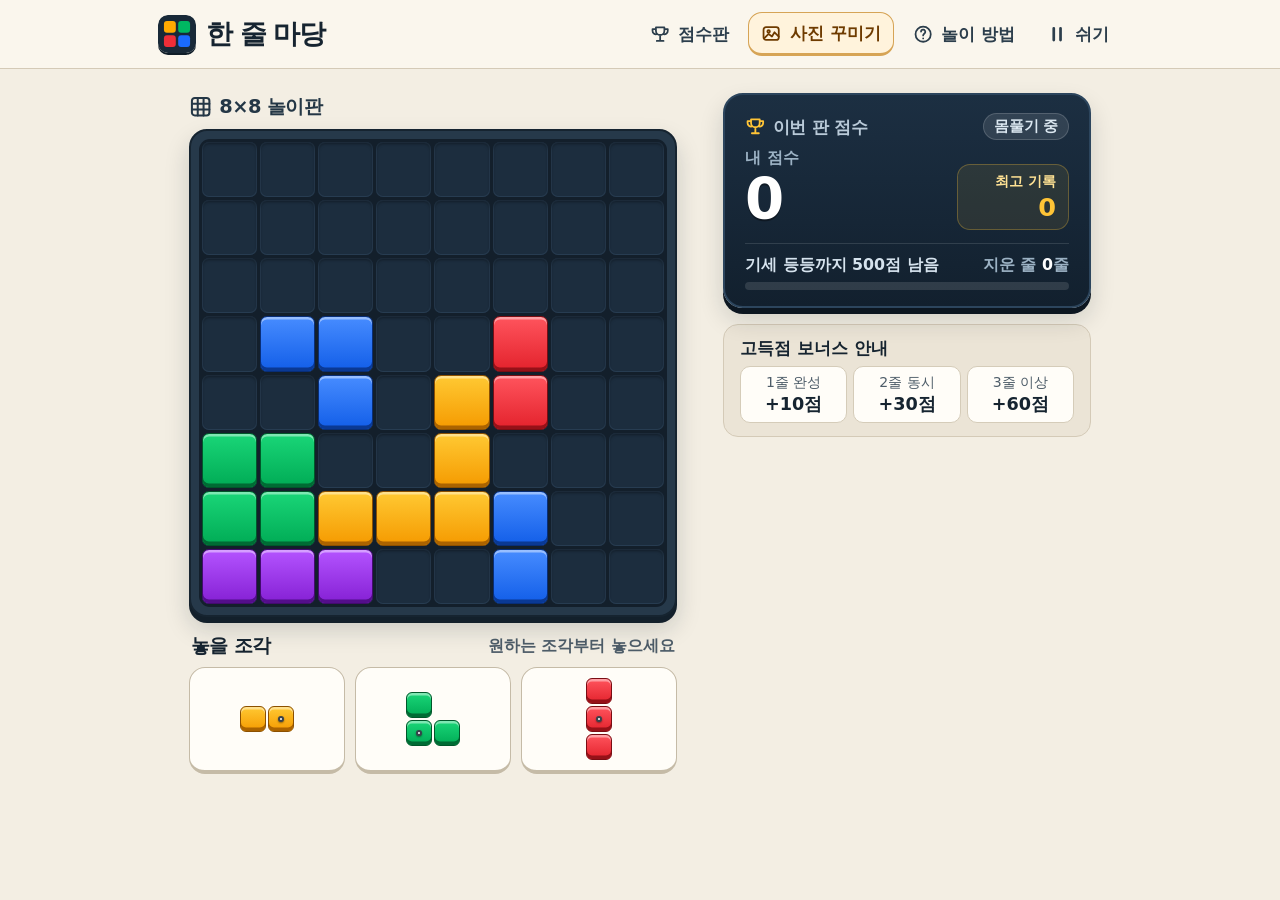
<file: index.html>
<!doctype html>
<html lang="ko">
<head>
  <meta charset="utf-8">
  <meta name="viewport" content="width=device-width,initial-scale=1">
  <meta name="theme-color" content="#f3eee3">
  <title>한 줄 마당 · 블록 퍼즐</title>
  <link rel="icon" href="./icons/icon-192.png?v=2" type="image/png" sizes="192x192">
  <link rel="apple-touch-icon" href="./icons/icon-192.png?v=2">
  <link rel="manifest" href="./manifest.webmanifest">
  <link rel="stylesheet" href="./style.css">
  <script defer src="./storage.js"></script>
  <script defer src="./rules.js"></script>
  <script defer src="./portraits.js"></script>
  <script defer src="./effects.js"></script>
  <script defer src="./game.js"></script>
  <script defer src="./install.js"></script>
</head>
<body>
<svg xmlns="http://www.w3.org/2000/svg" aria-hidden="true" class="icons-sprite"><defs>
<symbol id="i-trophy" viewBox="0 0 24 24"><path d="M7 4h10v4a5 5 0 0 1-10 0zM7 6H3v2a4 4 0 0 0 5 4m9-6h4v2a4 4 0 0 1-5 4m-4 1v6m-4 1h8"/></symbol>
<symbol id="i-grid" viewBox="0 0 24 24"><rect x="3" y="3" width="18" height="18" rx="3"/><path d="M9 3v18m6-18v18M3 9h18M3 15h18"/></symbol>
<symbol id="i-photo" viewBox="0 0 24 24"><rect x="3" y="5" width="18" height="15" rx="3"/><circle cx="9" cy="10" r="1.5"/><path d="m4 18 5-5 4 3 3-5 5 5"/></symbol>
<symbol id="i-help" viewBox="0 0 24 24"><circle cx="12" cy="12" r="9"/><path d="M9.5 9a2.5 2.5 0 0 1 5 .5c0 2-2.5 2.1-2.5 4M12 17h.01"/></symbol>
<symbol id="i-pause" viewBox="0 0 24 24"><path d="M8 5v14m8-14v14" stroke-width="3.2"/></symbol>
</defs></svg>

<div id="screenFlash" aria-hidden="true"></div>
<div class="app-shell" id="appShell">
  <div id="notice" role="status"></div>
  <header><div class="mast">
    <h1 class="brand">
      <svg class="brand-mark" viewBox="0 0 64 64" aria-hidden="true">
        <rect width="64" height="64" rx="15" fill="#182938"/>
        <rect x="10" y="10" width="20" height="20" rx="5" fill="#ffaa00"/>
        <rect x="34" y="10" width="20" height="20" rx="5" fill="#00b862"/>
        <rect x="10" y="34" width="20" height="20" rx="5" fill="#ee2e38"/>
        <rect x="34" y="34" width="20" height="20" rx="5" fill="#1a6bff"/>
      </svg>
      한 줄 마당
    </h1>
    <nav class="top-nav" aria-label="게임 메뉴">
      <button id="scoresBtn" type="button" aria-haspopup="dialog"><svg class="icon" aria-hidden="true"><use href="#i-trophy"/></svg>점수판</button>
      <button id="photoBtn" class="photo-trigger" type="button" aria-haspopup="dialog"><svg class="icon"><use href="#i-photo"/></svg>사진 꾸미기</button>
      <button id="helpBtn" type="button"><svg class="icon"><use href="#i-help"/></svg>놀이 방법</button>
      <button id="pauseBtn" type="button"><svg class="icon"><use href="#i-pause"/></svg>쉬기</button>
    </nav>
  </div></header>

  <main>
    <section class="play-col" aria-label="퍼즐 마당">
      <div class="board-bar">
        <h2><svg class="icon"><use href="#i-grid"/></svg><span id="boardTitle">8×8 놀이판</span></h2>
        <div id="sizes" class="switch" role="group" aria-label="판 크기" hidden></div>
      </div>

      <div class="frame" id="boardFrame">
        <div id="board" role="grid" aria-label="놀이판"></div>
        <div id="parkToast" aria-hidden="true" hidden>
          <strong>여기에는 놓을 수 없어요</strong>
          <span>줄무늬 조각을 빈자리로 옮겨 주세요.</span>
        </div>
        <div id="fxLayer" aria-hidden="true"></div>
        <div id="celebrationStage" aria-hidden="true">
          <canvas id="fxCanvas"></canvas>
          <div id="heroMount"></div>
        </div>
      </div>

      <div class="tray-head">
        <h2>놓을 조각</h2>
        <span>원하는 조각부터 놓으세요</span>
      </div>
      <div id="tray" role="group" aria-label="놓을 조각 세 개"></div>
      <span id="instruction" class="sr-only" role="status"></span>
    </section>

    <aside class="side-col" aria-label="이번 판 점수와 놀이 도구">
      <section id="scoreboard" class="scoreboard" aria-label="이번 판 점수">
        <div class="sb-top">
          <span class="sb-label"><svg class="icon"><use href="#i-trophy"/></svg><span class="sb-title">이번 판 점수</span><span class="sb-short">내 점수</span></span>
          <div class="sb-badges">
            <span id="streakBadge" class="combo-indicator" hidden></span>
            <span id="recordSeal" class="record-seal" hidden>신기록 달성</span>
            <span id="rankPill" class="rank-pill">몸풀기 중</span>
          </div>
        </div>

        <div class="sb-main">
          <div class="score-primary">
            <span class="score-caption">내 점수</span>
            <div class="score-value-row">
              <strong id="score" class="score-now">0</strong>
              <span id="scoreDelta" class="score-delta" hidden>+0</span>
            </div>
          </div>
          <div class="score-best-box">
            <span>최고 기록</span>
            <strong id="best">0</strong>
          </div>
        </div>

        <div class="sb-goal">
          <div class="sb-goal-meta">
            <span id="goalText"></span>
            <span class="sb-lines-stat">지운 줄 <b id="linesCount">0</b>줄</span>
          </div>
          <div class="sb-track" aria-hidden="true"><div id="goalFill" class="sb-fill"></div></div>
        </div>
      </section>

      <div class="rules-plaque" aria-label="점수 안내">
        <strong>고득점 보너스 안내</strong>
        <div class="rules-list">
          <div><span>1줄 완성</span><b>+10점</b></div>
          <div><span>2줄 동시</span><b>+30점</b></div>
          <div><span>3줄 이상</span><b>+60점</b></div>
        </div>
      </div>

      <button id="installBtn" type="button" hidden><svg class="icon" viewBox="0 0 24 24" aria-hidden="true"><path d="M12 3v12m-5-5 5 5 5-5M4 16v4h16v-4"/></svg>앱 설치</button>
    </aside>
  </main>
</div>

<dialog id="panel"><div class="dialog-head"><h2 id="panelTitle"></h2><button id="closeBtn" class="dialog-close" type="button" aria-label="닫기">×</button></div><div id="panelBody"></div></dialog>
<dialog id="scoresDialog" aria-labelledby="scoresTitle">
  <div id="gameResult" class="game-result" hidden>
    <h2 id="gameOverTitle">게임 오버</h2>
    <strong id="finalScore"></strong>
    <span id="finalDate"></span>
  </div>
  <div class="dialog-head">
    <h2 id="scoresTitle"><svg class="icon" aria-hidden="true"><use href="#i-trophy"/></svg>점수판</h2>
    <button id="closeScores" class="dialog-close" type="button" aria-label="닫기">×</button>
  </div>
  <table class="scores-table" aria-labelledby="scoresTitle">
    <thead><tr><th scope="col">순위</th><th scope="col">점수</th><th scope="col">날짜</th></tr></thead>
    <tbody id="scoreRows"></tbody>
  </table>
  <button id="playAgain" class="primary" type="button" hidden>다시하기</button>
</dialog>
<noscript>게임을 하려면 브라우저에서 JavaScript를 켜 주세요.</noscript>
</body></html>
</file>
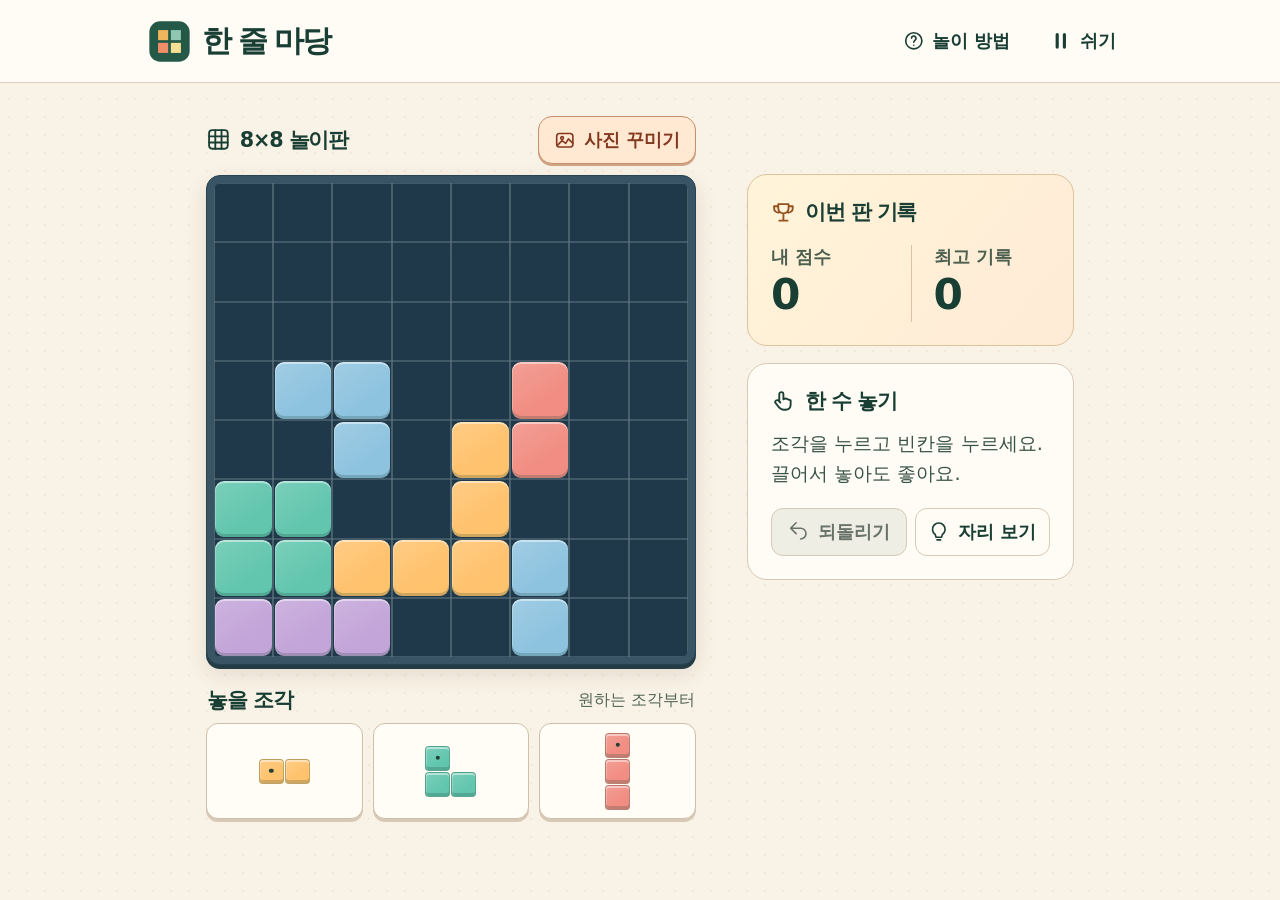
<file: docs/index.html>
<!doctype html>
<html lang="ko">
<head>
  <meta charset="utf-8">
  <meta name="viewport" content="width=device-width,initial-scale=1">
  <meta name="theme-color" content="#f7f4e9">
  <title>한 줄 마당 · 블록 퍼즐</title>
  <link rel="icon" href="./icon.svg" type="image/svg+xml">
  <link rel="manifest" href="./manifest.webmanifest">
  <link rel="stylesheet" href="./style.css">
  <script defer src="./rules.js"></script>
  <script defer src="./portraits.js"></script>
  <script defer src="./game.js"></script>
</head>
<body>
<svg xmlns="http://www.w3.org/2000/svg" aria-hidden="true" class="icons"><defs>
<symbol id="help" viewBox="0 0 24 24"><circle cx="12" cy="12" r="9"/><path d="M9.5 9a2.5 2.5 0 0 1 5 .5c0 2-2.5 2.1-2.5 4M12 17h.01"/></symbol>
<symbol id="pause" viewBox="0 0 24 24"><path d="M8 5v14m8-14v14" stroke-width="3.5"/></symbol>
<symbol id="undo" viewBox="0 0 24 24"><path d="m9 4-6 6 6 6M4 10h10a6 6 0 0 1 0 12" transform="translate(0 -2)"/></symbol>
<symbol id="hint" viewBox="0 0 24 24"><path d="M8 15a7 7 0 1 1 8 0l-1 3H9zM10 21h4"/></symbol>
<symbol id="trophy" viewBox="0 0 24 24"><path d="M7 4h10v4a5 5 0 0 1-10 0zM7 6H3v2a4 4 0 0 0 5 4m9-6h4v2a4 4 0 0 1-5 4m-4 1v6m-4 1h8"/></symbol>
<symbol id="grid" viewBox="0 0 24 24"><rect x="3" y="3" width="18" height="18" rx="3"/><path d="M9 3v18m6-18v18M3 9h18M3 15h18"/></symbol>
<symbol id="tap" viewBox="0 0 24 24"><path d="M8 12V6a2 2 0 0 1 4 0v5l2-1 5 2v4c0 4-2 5-5 5h-2c-2 0-3-1-4-2l-4-5a2 2 0 0 1 3-2l2 2"/></symbol>
</defs></svg>
<header><div class="mast">
<h1><img src="./icon.svg" alt="">한 줄 마당</h1>
<nav aria-label="게임 메뉴"><button id="helpBtn"><svg><use href="#help"/></svg>놀이 방법</button><button id="pauseBtn"><svg><use href="#pause"/></svg>쉬기</button></nav>
</div></header>
<main>
<section class="play" aria-label="퍼즐 마당">
<div class="boardhead"><h2><svg><use href="#grid"/></svg><span id="boardTitle">8×8 놀이판</span></h2><div id="sizes" class="switch" role="group" aria-label="판 크기" hidden></div><button id="photoBtn" aria-haspopup="dialog"><svg viewBox="0 0 24 24"><rect x="3" y="5" width="18" height="15" rx="3"/><circle cx="9" cy="10" r="1.5"/><path d="m4 18 5-5 4 3 3-5 5 5"/></svg>사진 꾸미기</button></div>
<div class="frame"><div id="board" role="grid" aria-label="놀이판"></div><div id="celebration" aria-hidden="true"></div></div>
<div class="trayhead"><h2>놓을 조각</h2><span>원하는 조각부터</span></div>
<div id="tray" role="group" aria-label="놓을 조각 세 개"></div>
</section>
<aside aria-label="기록과 놀이 도구">
<section class="scorecard"><h2><svg><use href="#trophy"/></svg>이번 판 기록</h2><div class="scores"><div><span>내 점수</span><strong id="score">0</strong></div><div><span>최고 기록</span><strong id="best">0</strong></div></div></section>
<section class="controls"><h2><svg><use href="#tap"/></svg>한 수 놓기</h2>
<p id="instruction" role="status">조각을 누르고 빈칸을 누르세요. 끌어서 놓아도 좋아요.</p>
<div class="actionrow"><button id="undoBtn"><svg><use href="#undo"/></svg>되돌리기</button><button id="hintBtn"><svg><use href="#hint"/></svg>자리 보기</button></div>
<button id="endBtn" hidden>새 판 시작</button></section>
</aside>
</main>
<div id="notice" role="status"></div>
<dialog id="panel"><div class="dialoghead"><h2 id="panelTitle"></h2><button id="closeBtn" aria-label="닫기">×</button></div><div id="panelBody"></div></dialog>
<noscript>게임을 하려면 브라우저에서 JavaScript를 켜 주세요.</noscript>
</body></html>
</file>
<file: style.css>
*, *::before, *::after { box-sizing: border-box; }

:root {
  --font-sans: "Pretendard Variable", "Pretendard", "Apple SD Gothic Neo", "Malgun Gothic", "Noto Sans KR", system-ui, sans-serif;

  /* Grounded warm paper & architectural slate surfaces */
  --bg: #f3eee3;
  --surface: #fffdf8;
  --surface-subtle: #ebe4d5;
  --border: #d4cab7;
  --border-strong: #b5a892;
  --ink: #162430;
  --ink-muted: #4e5d69;

  /* Authoritative Scoreboard palette */
  --sb-bg-top: #1c2f42;
  --sb-bg-bot: #12202e;
  --sb-border: #2c455d;
  --sb-gold: #ffc436;
  --sb-gold-soft: #ffe294;
  --sb-emerald: #1ee07f;

  /* High-contrast Board palette */
  --frame-bg: #26394a;
  --frame-lip: #13202b;
  --board-bg: #131f2b;
  --cell-well: #1c2d3e;
  --cell-line: #283d52;

  /* Vivid, high-visibility Enamel Block palette (5 distinct hues & luminances) */
  /* A: Vivid Emerald */
  --a-top: #1ad678; --a-bot: #00ab55; --a-lip: #006b34; --a-edge: #00572a;
  /* B: Vivid Marigold Gold (dark amber edge keeps it crisp on white tray) */
  --b-top: #ffc933; --b-bot: #f59a00; --b-lip: #ab6300; --b-edge: #8c5000;
  /* C: Vivid Vermilion Red */
  --c-top: #ff545d; --c-bot: #e3222c; --c-lip: #961118; --c-edge: #7a0d13;
  /* D: Vivid Cobalt Blue */
  --d-top: #478cff; --d-bot: #125ee8; --d-lip: #0a3994; --d-edge: #082e78;
  /* E: Vivid Royal Violet */
  --e-top: #b454ff; --e-bot: #8520d4; --e-lip: #530e8a; --e-edge: #420b6e;

  --accent-green: #146c4c;
  --accent-green-lip: #0c4731;
}


html, body {
  margin: 0;
  min-height: 100%;
  background: var(--bg);
  color: var(--ink);
  font-family: var(--font-sans);
  font-size: 18px;
  -webkit-font-smoothing: antialiased;
}


svg.icon {
  width: 1.2em;
  height: 1.2em;
  fill: none;
  stroke: currentColor;
  stroke-width: 2.1;
  stroke-linecap: round;
  stroke-linejoin: round;
  flex: none;
  vertical-align: middle;
}

.icons-sprite {
  position: absolute;
  width: 0;
  height: 0;
  overflow: hidden;
}

[hidden] { display: none !important; }
h1, h2, h3, p { margin: 0; }

button {
  cursor: pointer;
  font: inherit;
  font-weight: 700;
  color: var(--ink);
  background: var(--surface);
  border: 1.5px solid var(--border-strong);
  border-bottom-width: 3.5px;
  border-radius: 14px;
  min-height: 50px;
  padding: 9px 15px;
  display: inline-flex;
  align-items: center;
  justify-content: center;
  gap: 8px;
  touch-action: manipulation;
  transition: transform 0.08s ease, background-color 0.12s ease, border-color 0.12s ease;
}

button:hover:enabled {
  background: #ffffff;
  border-color: #7b6f5c;
}

button:active:enabled {
  transform: translateY(2px);
  border-bottom-width: 1.5px;
}

button:focus-visible, [tabindex]:focus-visible {
  outline: 3px solid #d95b16;
  outline-offset: 2px;
  z-index: 4;
}

button:disabled {
  cursor: default;
  color: #848b91;
  background: #e9e4d9;
  border-color: #cfc8b8;
  border-bottom-width: 1.5px;
}

/* Header */
header {
  background: #faf6ed;
  border-bottom: 1px solid var(--border);
}

.mast {
  max-width: 1020px;
  margin: 0 auto;
  padding: 12px 28px;
  display: flex;
  align-items: center;
  justify-content: space-between;
  gap: 10px;
}

.brand {
  display: flex;
  align-items: center;
  gap: 10px;
  font-size: 1.48rem;
  font-weight: 800;
  letter-spacing: -0.05em;
  color: var(--ink);
  white-space: nowrap;
}

.brand-mark {
  width: 38px;
  height: 38px;
  flex: none;
  border-radius: 10px;
  box-shadow: 0 2px 0 #0f1d28;
}

.top-nav {
  display: flex;
  align-items: center;
  gap: 6px;
}

.top-nav button {
  min-height: 44px;
  padding: 6px 12px;
  font-size: 0.94rem;
  background: transparent;
  border-color: transparent;
  border-bottom-width: 1.5px;
  color: #2c3e4c;
}

.top-nav button:hover:enabled {
  background: #ede6d7;
  border-color: #cfc5b1;
}

.top-nav button.photo-trigger {
  background: #fff3dc;
  border-color: #d6a456;
  border-bottom-width: 3px;
  color: #6e3b00;
}


/* Main Grid Layout */
main {
  max-width: 1020px;
  margin: 0 auto;
  padding: 24px 28px 28px;
  display: grid;
  grid-template-columns: minmax(0, 488px) minmax(0, 368px);
  gap: clamp(24px, 3.6vw, 48px);
  justify-content: center;
  align-items: start;
}

.play-col, .side-col {
  min-width: 0;
}

.side-col {
  display: flex;
  flex-direction: column;
  gap: 16px;
}

/* =====================================================================
   RENEWED HERO SCOREBOARD (고득점 몰입형 점수판)
   ===================================================================== */
.scoreboard {
  position: relative;
  background: linear-gradient(180deg, var(--sb-bg-top) 0%, var(--sb-bg-bot) 100%);
  color: #ffffff;
  border: 2px solid var(--sb-border);
  border-radius: 20px;
  padding: 18px 20px 16px;
  box-shadow: 0 6px 0 #0c1620, 0 12px 24px rgba(16, 28, 40, 0.16);
  transition: border-color 0.25s ease, box-shadow 0.25s ease;
}

/* Dignified Gold Trim when in New Record state */
.scoreboard.is-record {
  border-color: var(--sb-gold);
  box-shadow: 0 6px 0 #0c1620, 0 0 0 3px rgba(255, 196, 54, 0.26), 0 14px 28px rgba(16, 28, 40, 0.22);
}

.sb-top {
  display: flex;
  align-items: center;
  justify-content: space-between;
  gap: 8px;
  margin-bottom: 8px;
}

.sb-label {
  display: inline-flex;
  align-items: center;
  gap: 7px;
  font-size: 0.96rem;
  font-weight: 700;
  color: #b9cad8;
  letter-spacing: -0.02em;
}

.sb-label svg {
  color: var(--sb-gold);
}

.sb-badges {
  display: flex;
  align-items: center;
  gap: 6px;
}

.rank-pill {
  font-size: 0.82rem;
  font-weight: 800;
  padding: 3px 10px;
  border-radius: 999px;
  background: rgba(255, 255, 255, 0.1);
  color: #dbe7f0;
  border: 1px solid rgba(255, 255, 255, 0.16);
  letter-spacing: -0.02em;
}

.record-seal {
  font-size: 0.82rem;
  font-weight: 900;
  padding: 3px 10px;
  border-radius: 999px;
  background: var(--sb-gold);
  color: #231500;
  letter-spacing: -0.02em;
  box-shadow: 0 2px 0 #9e6c00;
  animation: seal-pop 0.32s cubic-bezier(0.2, 1.3, 0.4, 1);
}

@keyframes seal-pop {
  from { transform: scale(0.7); opacity: 0; }
  to { transform: scale(1); opacity: 1; }
}

.sb-main {
  display: grid;
  grid-template-columns: 1fr auto;
  align-items: end;
  gap: 14px;
  padding-bottom: 13px;
  border-bottom: 1px solid rgba(255, 255, 255, 0.12);
}

.score-primary {
  min-width: 0;
}

.score-caption {
  display: block;
  font-size: 0.88rem;
  font-weight: 700;
  color: #9cb2c4;
  margin-bottom: 2px;
}

.score-value-row {
  display: flex;
  align-items: baseline;
  gap: 9px;
  flex-wrap: wrap;
}

.score-now {
  font-size: clamp(2.45rem, 4.4vw, 3.25rem);
  font-weight: 900;
  line-height: 1.04;
  letter-spacing: -0.03em;
  font-variant-numeric: tabular-nums;
  font-feature-settings: "tnum" 1;
  color: #ffffff;
  text-shadow: 0 2px 0 rgba(0, 0, 0, 0.35);
  transform-origin: left center;
  transition: color 0.2s ease;
}

.scoreboard.is-record .score-now {
  color: #ffe07d;
}

.score-now.bump {
  animation: score-bump 0.28s cubic-bezier(0.22, 1, 0.36, 1);
}

@keyframes score-bump {
  0% { transform: scale(1); }
  42% { transform: scale(1.09); }
  100% { transform: scale(1); }
}

.score-delta {
  display: inline-flex;
  align-items: center;
  padding: 2px 9px;
  border-radius: 8px;
  background: rgba(30, 224, 127, 0.18);
  border: 1px solid rgba(30, 224, 127, 0.55);
  color: var(--sb-emerald);
  font-size: 1.05rem;
  font-weight: 800;
  font-variant-numeric: tabular-nums;
  animation: delta-in 0.22s ease-out;
}

@keyframes delta-in {
  from { opacity: 0; transform: translateY(5px) scale(0.9); }
  to { opacity: 1; transform: translateY(0) scale(1); }
}

.score-best-box {
  text-align: right;
  background: rgba(255, 196, 54, 0.09);
  border: 1px solid rgba(255, 196, 54, 0.28);
  border-radius: 13px;
  padding: 7px 12px;
  min-width: 112px;
}

.score-best-box span {
  display: block;
  font-size: 0.8rem;
  font-weight: 700;
  color: var(--sb-gold-soft);
  margin-bottom: 2px;
}

.score-best-box strong {
  display: block;
  font-size: 1.42rem;
  font-weight: 800;
  line-height: 1.1;
  color: var(--sb-gold);
  font-variant-numeric: tabular-nums;
  font-feature-settings: "tnum" 1;
}

/* Goal / Best Record Chaser Bar */
.sb-goal {
  margin-top: 11px;
  display: flex;
  flex-direction: column;
  gap: 6px;
}

.sb-goal-meta {
  display: flex;
  align-items: center;
  justify-content: space-between;
  gap: 8px;
  font-size: 0.88rem;
  font-weight: 700;
  color: #d6e3ee;
  font-variant-numeric: tabular-nums;
}

.sb-lines-stat {
  color: #9cb2c4;
  font-weight: 600;
}

.sb-lines-stat b {
  color: #ffffff;
  font-weight: 800;
}

.sb-track {
  height: 8px;
  border-radius: 999px;
  background: rgba(255, 255, 255, 0.12);
  overflow: hidden;
}

.sb-fill {
  height: 100%;
  width: 0%;
  border-radius: inherit;
  background: linear-gradient(90deg, #27c97a 0%, #ffc436 100%);
  transition: width 0.38s cubic-bezier(0.22, 1, 0.36, 1);
}

.scoreboard.is-record .sb-fill {
  background: linear-gradient(90deg, #ffae00 0%, #ffe680 100%);
}

/* =====================================================================
   BOARD & VIVID ENAMEL TILES
   ===================================================================== */
.board-bar {
  display: flex;
  align-items: center;
  justify-content: space-between;
  margin-bottom: 9px;
  gap: 8px;
}

.board-bar h2 {
  font-size: 1.08rem;
  font-weight: 800;
  letter-spacing: -0.03em;
  color: #243746;
  display: flex;
  align-items: center;
  gap: 7px;
}

.combo-indicator {
  font-size: 0.88rem;
  font-weight: 800;
  color: #8a4300;
  background: #ffe8bd;
  border: 1px solid #dfaa52;
  padding: 3px 10px;
  border-radius: 999px;
}

.frame {
  position: relative;
  background: var(--frame-bg);
  border: 2px solid #162430;
  border-radius: 18px;
  --frame-pad: 8px;
  padding: var(--frame-pad);
  box-shadow: 0 6px 0 var(--frame-lip), 0 12px 24px rgba(19, 32, 43, 0.18);
}

#board {
  --board-gap: 3px;
  display: grid;
  grid-template-columns: repeat(var(--n, 8), minmax(0, 1fr));
  aspect-ratio: 1;
  background: var(--board-bg);
  border-radius: 11px;
  padding: 3px;
  gap: var(--board-gap);
  overflow: clip;
  touch-action: pan-y;
  position: relative;
}

#board.aiming { touch-action: none; user-select: none; }
.boardrow { display: contents; }

.cell {
  position: relative;
  background: var(--cell-well);
  border-radius: 7px;
  box-shadow: inset 0 2px 3px rgba(0, 0, 0, 0.35), inset 0 0 0 1px var(--cell-line);
  cursor: pointer;
  min-width: 0;
  min-height: 0;
}

.cell:focus-visible {
  outline: 3px solid #ffffff;
  outline-offset: -3px;
}

/* Vivid 3D Enamel Tile (shared by Board & Tray) */
.tile-a { --t-top: var(--a-top); --t-bot: var(--a-bot); --t-lip: var(--a-lip); --t-edge: var(--a-edge); }
.tile-b { --t-top: var(--b-top); --t-bot: var(--b-bot); --t-lip: var(--b-lip); --t-edge: var(--b-edge); }
.tile-c { --t-top: var(--c-top); --t-bot: var(--c-bot); --t-lip: var(--c-lip); --t-edge: var(--c-edge); }
.tile-d { --t-top: var(--d-top); --t-bot: var(--d-bot); --t-lip: var(--d-lip); --t-edge: var(--d-edge); }
.tile-e { --t-top: var(--e-top); --t-bot: var(--e-bot); --t-lip: var(--e-lip); --t-edge: var(--e-edge); }

.cell.filled::before,
.minicell {
  content: "";
  position: absolute;
  inset: 0;
  border-radius: 7px;
  background: linear-gradient(180deg, var(--t-top) 0%, var(--t-bot) 100%);
  border: 1px solid var(--t-edge);
  box-shadow:
    inset 0 2.5px 0 rgba(255, 255, 255, 0.44),
    inset 0 -3.5px 0 var(--t-lip);
}

.cell.placed-pop::before {
  animation: tile-place 0.16s cubic-bezier(0.2, 1.3, 0.4, 1);
}

@keyframes tile-place {
  from { transform: scale(0.82); }
  to { transform: scale(1); }
}

/* High-visibility Anchor Pip for Tap-to-Place */
.anchor::after {
  content: "";
  position: absolute;
  top: 50%;
  left: 50%;
  transform: translate(-50%, -50%);
  width: 24%;
  height: 24%;
  min-width: 6px;
  min-height: 6px;
  border-radius: 50%;
  background: #ffffff;
  border: 2px solid rgba(14, 25, 36, 0.82);
  box-shadow: 0 1px 2px rgba(0, 0, 0, 0.45);
  z-index: 2;
}

/* Portrait Face on Anchor Cell */
.face {
  position: absolute;
  inset: 9%;
  width: 82%;
  height: 82%;
  display: block;
  object-fit: cover;
  border-radius: 24%;
  border: 1.5px solid #fff9e6;
  box-shadow: 0 1px 3px rgba(0, 0, 0, 0.45);
  pointer-events: none;
  user-select: none;
  z-index: 1;
}

/* Placement Preview & Line-Completion Anticipation */
.cell.preview::after {
  content: "";
  position: absolute;
  inset: 1px;
  border-radius: 6px;
  border: 2.5px dashed #ffe484;
  background: rgba(255, 224, 115, 0.26);
  z-index: 2;
  pointer-events: none;
}

.cell.preview.invalid::after {
  border-style: solid;
  border-color: #ff8a80;
  background: rgba(220, 38, 38, 0.16);
}

.cell.preview.invalid.filled::after {
  background: repeating-linear-gradient(
    45deg,
    rgba(220, 38, 38, 0.42) 0 4px,
    rgba(220, 38, 38, 0.16) 4px 8px
  );
}

#parkToast {
  position: absolute;
  z-index: 8;
  top: calc(var(--frame-pad) + 10px);
  left: 50%;
  transform: translateX(-50%);
  width: max-content;
  max-width: calc(100% - 24px);
  display: grid;
  grid-template-columns: auto 1fr;
  align-items: center;
  column-gap: 10px;
  padding: 9px 14px;
  border: 2px solid #ffec58;
  border-radius: 12px;
  background: #182430;
  color: #fff;
  box-shadow: 0 4px 12px #10192366;
  pointer-events: none;
  line-height: 1.4;
  word-break: keep-all;
}
#parkToast.at-bottom { top: auto; bottom: calc(var(--frame-pad) + 10px); }
#parkToast::before {
  content: "!";
  grid-row: span 2;
  display: grid;
  place-items: center;
  width: 30px;
  height: 30px;
  border-radius: 50%;
  background: #ffec58;
  color: #182430;
  font-size: 21px;
  font-weight: 900;
}
#parkToast strong { font-size: 1.05rem; }
#parkToast span { grid-column: 2; font-size: 0.9rem; }

/* Highlight full row/col that WILL clear if placed here */
.cell.will-clear {
  box-shadow: inset 0 0 0 2.5px #ffd43b, 0 0 10px rgba(255, 212, 59, 0.35);
  z-index: 1;
}

.cell.will-clear.filled::before {
  filter: brightness(1.16);
}

/* =====================================================================
   FESTIVE LINE-CLEAR, FIREWORKS, BIG RANDOM FACE & SCREEN SHAKE
   ===================================================================== */
/* Full-screen warm gold flash on multi-line / record clear */
#screenFlash {
  position: fixed;
  inset: 0;
  pointer-events: none;
  z-index: 35;
  opacity: 0;
  background: radial-gradient(circle at 50% 45%, rgba(255, 224, 102, 0.34), rgba(255, 174, 0, 0.08) 65%, transparent 100%);
}

#screenFlash.flash-on {
  animation: screen-flash 0.48s ease-out forwards;
}

@keyframes screen-flash {
  0% { opacity: 0.95; }
  100% { opacity: 0; }
}

/* Multi-line Screen Shakes on .app-shell */
.app-shell.shake-2 {
  animation: stage-shake-2 0.38s cubic-bezier(0.36, 0.07, 0.19, 0.97);
}

.app-shell.shake-3 {
  animation: stage-shake-3 0.52s cubic-bezier(0.36, 0.07, 0.19, 0.97);
}

@keyframes stage-shake-2 {
  0% { transform: translate(0, 0) rotate(0deg); }
  15% { transform: translate(-7px, -6px) rotate(-0.8deg); }
  30% { transform: translate(7px, 5px) rotate(0.8deg); }
  45% { transform: translate(-6px, 4px) rotate(-0.5deg); }
  60% { transform: translate(5px, -4px) rotate(0.5deg); }
  75% { transform: translate(-3px, 2px) rotate(-0.2deg); }
  100% { transform: translate(0, 0) rotate(0deg); }
}

@keyframes stage-shake-3 {
  0% { transform: translate(0, 0) rotate(0deg); }
  12% { transform: translate(-12px, -9px) rotate(-1.4deg); }
  24% { transform: translate(12px, 8px) rotate(1.4deg); }
  36% { transform: translate(-10px, 6px) rotate(-1.1deg); }
  48% { transform: translate(10px, -7px) rotate(1.0deg); }
  62% { transform: translate(-7px, 5px) rotate(-0.7deg); }
  76% { transform: translate(5px, -3px) rotate(0.4deg); }
  90% { transform: translate(-2px, 2px) rotate(-0.2deg); }
  100% { transform: translate(0, 0) rotate(0deg); }
}

/* "들썩들썩" Rhythmic Bop on Board Frame, Scoreboard & Tray */
.frame.bop-1 {
  animation: frame-bop-1 0.42s cubic-bezier(0.22, 1.35, 0.36, 1);
}

.frame.bop-multi {
  animation: frame-bop-multi 0.54s cubic-bezier(0.22, 1.4, 0.36, 1);
}

@keyframes frame-bop-1 {
  0% { transform: translateY(0) scale(1); }
  28% {
    transform: translateY(-8px) scale(1.018);
    box-shadow: 0 12px 0 var(--frame-lip), 0 0 0 3px #ffd43b, 0 18px 30px rgba(19, 32, 43, 0.28);
  }
  58% { transform: translateY(3px) scale(0.994); }
  80% { transform: translateY(-3px) scale(1.006); }
  100% { transform: translateY(0) scale(1); }
}

@keyframes frame-bop-multi {
  0% { transform: translateY(0) scale(1); }
  24% {
    transform: translateY(-11px) scale(1.028);
    box-shadow: 0 14px 0 var(--frame-lip), 0 0 0 5px #ffc436, 0 0 36px rgba(255, 196, 54, 0.65);
  }
  52% { transform: translateY(4px) scale(0.99); }
  76% { transform: translateY(-5px) scale(1.012); }
  100% { transform: translateY(0) scale(1); }
}

.scoreboard.sb-bop {
  animation: sb-bop 0.44s cubic-bezier(0.22, 1.35, 0.36, 1);
}

@keyframes sb-bop {
  0% { transform: translateY(0) scale(1); }
  32% { transform: translateY(-6px) scale(1.022); }
  66% { transform: translateY(2px) scale(0.995); }
  100% { transform: translateY(0) scale(1); }
}

#tray.tray-bop .slot:nth-child(1) { animation: slot-hop 0.36s ease-out 0.02s; }
#tray.tray-bop .slot:nth-child(2) { animation: slot-hop 0.36s ease-out 0.07s; }
#tray.tray-bop .slot:nth-child(3) { animation: slot-hop 0.36s ease-out 0.12s; }

@keyframes slot-hop {
  0%, 100% { transform: translateY(0); }
  40% { transform: translateY(-6px); }
}

/* In-board line flash & domino tile pop layer */
#fxLayer {
  position: absolute;
  inset: var(--frame-pad);
  border-radius: 11px;
  pointer-events: none;
  overflow: hidden;
  z-index: 5;
}

.fx-grid {
  position: absolute;
  inset: 0;
  display: grid;
  grid-template-columns: repeat(var(--n, 8), minmax(0, 1fr));
  grid-template-rows: repeat(var(--n, 8), minmax(0, 1fr));
  padding: 3px;
  gap: 3px;
}

.fx-beam {
  position: relative;
  pointer-events: none;
  border-radius: 7px;
  z-index: 1;
}

.fx-beam.row {
  background: linear-gradient(
    90deg,
    rgba(255, 238, 170, 0) 0%,
    rgba(255, 224, 102, 0.92) 35%,
    #ffffff 55%,
    rgba(255, 212, 59, 0) 100%
  );
  box-shadow: 0 0 18px rgba(255, 214, 74, 0.75);
  animation: sweep-row 0.36s cubic-bezier(0.16, 1, 0.3, 1) forwards;
}

.fx-beam.col {
  background: linear-gradient(
    180deg,
    rgba(255, 238, 170, 0) 0%,
    rgba(255, 224, 102, 0.92) 35%,
    #ffffff 55%,
    rgba(255, 212, 59, 0) 100%
  );
  box-shadow: 0 0 18px rgba(255, 214, 74, 0.75);
  animation: sweep-col 0.36s cubic-bezier(0.16, 1, 0.3, 1) forwards;
}

@keyframes sweep-row {
  0% { transform: translateX(-85%) scaleY(0.95); opacity: 1; }
  55% { transform: translateX(0%) scaleY(1.05); opacity: 1; }
  100% { transform: translateX(95%) scaleY(0.7); opacity: 0; }
}

@keyframes sweep-col {
  0% { transform: translateY(-85%) scaleX(0.95); opacity: 1; }
  55% { transform: translateY(0%) scaleX(1.05); opacity: 1; }
  100% { transform: translateY(95%) scaleX(0.7); opacity: 0; }
}

.fx-tile {
  position: relative;
  border-radius: 7px;
  background: linear-gradient(180deg, var(--t-top) 0%, var(--t-bot) 100%);
  border: 1.5px solid #fff8d6;
  box-shadow: inset 0 2.5px 0 rgba(255, 255, 255, 0.7), inset 0 -3.5px 0 var(--t-lip);
  z-index: 2;
  animation: domino-pop 0.32s cubic-bezier(0.2, 1.3, 0.38, 1) var(--delay, 0ms) both;
}

@keyframes domino-pop {
  0% { transform: scale(1); filter: brightness(1); opacity: 1; }
  32% { transform: scale(1.16); filter: brightness(1.55); border-color: #ffffff; opacity: 1; }
  100% { transform: scale(0.15); filter: brightness(1.8); opacity: 0; }
}

/* Unclipped Outer Celebration Stage for Fireworks & Big Dancing Portrait */
#celebrationStage {
  position: absolute;
  inset: -58px;
  pointer-events: none;
  z-index: 18;
  overflow: visible;
}

#fxCanvas {
  position: absolute;
  inset: 0;
  width: 100%;
  height: 100%;
  pointer-events: none;
  z-index: 1;
}

/* Big Random Hero Portrait + Dancing Ribbon Stage */
.hero-stage {
  position: absolute;
  left: 50%;
  top: 48%;
  transform: translate(-50%, -50%);
  z-index: 2;
  display: flex;
  flex-direction: column;
  align-items: center;
  pointer-events: none;
}

.hero-figure {
  position: relative;
  display: flex;
  align-items: center;
  justify-content: center;
}

.hero-portrait-box {
  position: relative;
  z-index: 2;
  display: flex;
  align-items: center;
  justify-content: center;
  animation: hero-boogie 1.52s cubic-bezier(0.22, 1, 0.36, 1) both;
}

.hero-stage.tier-2 .hero-portrait-box {
  animation-duration: 1.66s;
}

.hero-stage.tier-3 .hero-portrait-box {
  animation-duration: 1.82s;
}

/* Randomized Backdrop Halo (Sun / Scallop Flower / Star / Heart-Glow) behind the big face */
.hero-sunburst {
  position: absolute;
  width: 158%;
  height: 158%;
  color: var(--halo-color, #ffc436);
  opacity: 0.94;
  filter: drop-shadow(0 0 16px var(--halo-glow, rgba(255, 196, 54, 0.6)));
  animation: sunburst-spin 7s linear infinite;
  z-index: 0;
}

.hero-sunburst.no-spin {
  animation: halo-pulse 0.52s ease-in-out infinite alternate;
}

@keyframes sunburst-spin {
  from { transform: rotate(0deg); }
  to { transform: rotate(360deg); }
}

@keyframes halo-pulse {
  from { transform: scale(0.96) rotate(-4deg); }
  to { transform: scale(1.07) rotate(4deg); }
}

/* Orbiting & Popping Sticker Charms (태양 · 하트 · 별 · 꽃 · 발바닥 랜덤 믹스) */
.hero-charms-ring {
  position: absolute;
  inset: 0;
  pointer-events: none;
  z-index: 3;
}

.hero-charm {
  position: absolute;
  left: 50%;
  top: 50%;
  width: var(--csize, 34px);
  height: var(--csize, 34px);
  filter: drop-shadow(0 4px 8px rgba(12, 22, 34, 0.36));
  animation: charm-dance var(--cdur, 1.48s) cubic-bezier(0.2, 1.25, 0.36, 1) var(--cdelay, 0ms) both;
}

@keyframes charm-dance {
  0% {
    opacity: 0;
    transform: translate(-50%, -50%) scale(0.15) rotate(-25deg);
  }
  20% {
    opacity: 1;
    transform: translate(calc(-50% + var(--cx) * 1.08), calc(-50% + var(--cy) * 1.08)) scale(1.18) rotate(calc(var(--crot) + 10deg));
  }
  38% {
    opacity: 1;
    transform: translate(calc(-50% + var(--cx) * 0.96), calc(-50% + var(--cy) * 0.96 - 5px)) scale(0.94) rotate(calc(var(--crot) - 8deg));
  }
  56% {
    opacity: 1;
    transform: translate(calc(-50% + var(--cx) * 1.04), calc(-50% + var(--cy) * 1.04 + 4px)) scale(1.1) rotate(calc(var(--crot) + 7deg));
  }
  74% {
    opacity: 1;
    transform: translate(calc(-50% + var(--cx)), calc(-50% + var(--cy) - 4px)) scale(1.02) rotate(var(--crot));
  }
  86% {
    opacity: 1;
    transform: translate(calc(-50% + var(--cx)), calc(-50% + var(--cy))) scale(1) rotate(var(--crot));
  }
  100% {
    opacity: 0;
    transform: translate(calc(-50% + var(--cx) * 1.24), calc(-50% + var(--cy) * 1.24 - 12px)) scale(0.35) rotate(calc(var(--crot) + 18deg));
  }
}

.hero-face-img {
  position: relative;
  z-index: 1;
  width: clamp(124px, 34vw, 150px);
  height: clamp(124px, 34vw, 150px);
  object-fit: cover;
  border-radius: 32%;
  border: 5px solid #fffef8;
  box-shadow:
    0 0 0 4px #ffaa00,
    0 14px 32px rgba(12, 22, 34, 0.55);
  background: #fff9eb;
}

.hero-stage.tier-2 .hero-face-img {
  width: clamp(140px, 38vw, 170px);
  height: clamp(140px, 38vw, 170px);
  box-shadow:
    0 0 0 5px #ffaa00,
    0 0 28px rgba(255, 196, 54, 0.7),
    0 16px 36px rgba(12, 22, 34, 0.6);
}

.hero-stage.tier-3 .hero-face-img {
  width: clamp(154px, 42vw, 186px);
  height: clamp(154px, 42vw, 186px);
  box-shadow:
    0 0 0 6px #ffc436,
    0 0 38px rgba(255, 208, 64, 0.88),
    0 18px 40px rgba(12, 22, 34, 0.65);
}

/* "들썩들썩!" Energetic Pop + Rhythmic Bounce & Playful Tilt Wiggle */
@keyframes hero-boogie {
  0% {
    opacity: 0;
    transform: translateY(34px) scale(0.25) rotate(-12deg);
  }
  15% {
    opacity: 1;
    transform: translateY(-12px) scale(1.14) rotate(6deg);
  }
  28% {
    opacity: 1;
    transform: translateY(5px) scale(0.94, 1.05) rotate(-6deg);
  }
  42% {
    opacity: 1;
    transform: translateY(-10px) scale(1.09) rotate(5.5deg);
  }
  56% {
    opacity: 1;
    transform: translateY(4px) scale(0.96, 1.03) rotate(-4.5deg);
  }
  70% {
    opacity: 1;
    transform: translateY(-7px) scale(1.05) rotate(3.5deg);
  }
  84% {
    opacity: 1;
    transform: translateY(0) scale(1) rotate(0deg);
  }
  100% {
    opacity: 0;
    transform: translateY(-16px) scale(0.84) rotate(0deg);
  }
}

/* Festive Praise & Score Ribbon beneath the big face */
.hero-ribbon {
  position: relative;
  z-index: 3;
  margin-top: -10px;
  display: inline-flex;
  align-items: center;
  gap: 9px;
  padding: 7px 18px;
  border-radius: 999px;
  background: #142230;
  border: 2.5px solid #ffc436;
  color: #ffffff;
  font-size: clamp(1.08rem, 3.2vw, 1.34rem);
  font-weight: 900;
  letter-spacing: -0.03em;
  white-space: nowrap;
  box-shadow: 0 5px 0 #0a131c, 0 12px 26px rgba(10, 18, 28, 0.5);
  animation: ribbon-boogie 1.48s cubic-bezier(0.22, 1, 0.36, 1) 0.04s both;
}

.hero-stage.tier-2 .hero-ribbon { animation-duration: 1.62s; }
.hero-stage.tier-3 .hero-ribbon {
  animation-duration: 1.78s;
  background: linear-gradient(180deg, #2a1800 0%, #170d00 100%);
  border-color: #ffd43b;
}

.hero-ribbon-pts {
  display: inline-block;
  padding: 2px 10px;
  border-radius: 999px;
  background: #ffc436;
  color: #211400;
  font-weight: 900;
  font-variant-numeric: tabular-nums;
}

@keyframes ribbon-boogie {
  0% { opacity: 0; transform: translateY(20px) scale(0.5); }
  18% { opacity: 1; transform: translateY(-4px) scale(1.08); }
  32% { opacity: 1; transform: translateY(3px) scale(0.97); }
  46% { opacity: 1; transform: translateY(-4px) scale(1.04); }
  60% { opacity: 1; transform: translateY(2px) scale(0.99); }
  84% { opacity: 1; transform: translateY(0) scale(1); }
  100% { opacity: 0; transform: translateY(-10px) scale(0.9); }
}
/* =====================================================================
   3-PIECE TRAY (놓을 조각)
   ===================================================================== */
.tray-head {
  display: flex;
  align-items: center;
  justify-content: space-between;
  margin: 16px 2px 8px;
}

.tray-head h2 {
  font-size: 1.05rem;
  font-weight: 800;
  letter-spacing: -0.03em;
}

.tray-head span {
  font-size: 0.88rem;
  font-weight: 600;
  color: var(--ink-muted);
}

#tray {
  --slot-unit: 26px;
  display: grid;
  grid-template-columns: repeat(3, minmax(0, 1fr));
  gap: 10px;
}

.slot {
  position: relative;
  min-height: 98px;
  padding: 10px 6px;
  background: var(--surface);
  border: 1.5px solid #c5bba7;
  border-bottom-width: 4px;
  border-radius: 16px;
  touch-action: none;
  user-select: none;
  -webkit-user-select: none;
}

.slot[aria-pressed="true"] {
  background: #eef8f2;
  border-color: var(--accent-green);
  box-shadow: 0 0 0 3px rgba(20, 108, 76, 0.2);
  transform: translateY(-2px);
}

.slot.holding .shape { visibility: hidden; }
.slot.holding::after {
  content: "다시 잡아\a옮기세요";
  position: absolute;
  white-space: pre;
  line-height: 1.35;
  color: #174632;
}

.slot:disabled {
  background: #ebe6da;
  border-color: #d6cfc0;
  border-bottom-width: 1.5px;
}

.empty-mark {
  width: 18px;
  height: 18px;
  border-radius: 5px;
  border: 2px dashed #bfb7a6;
}

.shape {
  --unit: 26px;
  display: grid;
  grid-template-columns: repeat(var(--w), var(--unit));
  grid-template-rows: repeat(var(--h), var(--unit));
  gap: 2px;
  pointer-events: none;
}

.slot .shape {
  --unit: calc(var(--slot-unit) * 3 / max(3, var(--w), var(--h)));
}

.shape i {
  position: relative;
  display: block;
}

.shape .minicell {
  border-radius: 6px;
}

.drag-piece {
  position: fixed;
  z-index: 30;
  opacity: 0.64;
  filter: drop-shadow(0 3px 4px rgba(12, 22, 32, 0.4));
}

.drag-piece.lifted-copy {
  transform: scale(0.65);
  transform-origin: center bottom;
}

/* Size each tile from the anchor cell so a parked piece follows board resizes. */
.parked-piece {
  position: absolute;
  top: calc(var(--start-row) * (100% + var(--board-gap)));
  left: calc(var(--start-col) * (100% + var(--board-gap)));
  width: 100%;
  height: 100%;
  grid-template-columns: repeat(var(--w), 100%);
  grid-template-rows: repeat(var(--h), 100%);
  gap: var(--board-gap);
  z-index: 3;
  opacity: 0.55;
}
.parked-piece i { pointer-events: auto; cursor: grab; }
.parked-piece.waiting {
  transform: translate(var(--nudge-x), var(--nudge-y));
  opacity: 1;
  filter: drop-shadow(0 3px 3px #0d151deb);
}
.waiting .minicell {
  background: repeating-linear-gradient(135deg, #fff04a 0 9px, #73581c 9px 14px);
  border: 2px solid #302a11;
  box-shadow: 0 0 0 1.5px #fffadc, inset 0 0 0 1px #ffe94c;
}
.waiting .face { visibility: hidden; }
.waiting .anchor::after {
  content: "!";
  display: grid;
  place-items: center;
  width: 62%;
  height: 62%;
  background: #19212b;
  color: #fff;
  border: 1px solid #fff9c5;
  font: 900 clamp(14px, 4vw, 22px)/1 system-ui, sans-serif;
}

.sr-only {
  position: absolute;
  width: 1px;
  height: 1px;
  overflow: hidden;
  clip-path: inset(50%);
  white-space: nowrap;
}

.primary {
  background: var(--accent-green);
  border-color: var(--accent-green-lip);
  color: #ffffff;
  width: 100%;
  margin-top: 10px;
}

.primary:hover:enabled {
  background: #187d58;
  border-color: var(--accent-green-lip);
}

/* Scoring Rules Mini Plaque (Desktop helper for score clarity) */
.rules-plaque {
  background: #ebe4d6;
  border: 1px solid #d4cab7;
  border-radius: 15px;
  padding: 13px 16px;
  font-size: 0.9rem;
  color: #364958;
}

.rules-plaque strong {
  display: block;
  font-size: 0.92rem;
  color: var(--ink);
  margin-bottom: 6px;
}

.rules-list {
  display: grid;
  grid-template-columns: repeat(3, 1fr);
  gap: 6px;
  text-align: center;
}

.rules-list div {
  background: var(--surface);
  border: 1px solid #d5ccb9;
  border-radius: 10px;
  padding: 6px 4px;
  font-variant-numeric: tabular-nums;
}

.rules-list span {
  display: block;
  font-size: 0.78rem;
  color: var(--ink-muted);
}

.rules-list b {
  font-size: 0.98rem;
  font-weight: 800;
  color: #162430;
}

/* Dialog */
dialog {
  border: 2px solid #9e937f;
  border-radius: 22px;
  background: var(--surface);
  color: var(--ink);
  padding: 22px;
  width: min(92vw, 460px);
  max-height: 88dvh;
  overflow: auto;
  box-shadow: 0 22px 60px rgba(15, 25, 35, 0.35);
}

dialog::backdrop {
  background: rgba(16, 28, 38, 0.62);
}

.dialog-head {
  display: flex;
  align-items: center;
  justify-content: space-between;
  gap: 12px;
  margin-bottom: 12px;
}

.dialog-head h2 {
  font-size: 1.28rem;
  font-weight: 800;
}

.dialog-close {
  min-width: 46px;
  min-height: 46px;
  padding: 0;
  font-size: 1.4rem;
}

dialog p, dialog li {
  line-height: 1.58;
  font-size: 0.98rem;
}

dialog ol {
  padding-left: 22px;
  margin: 10px 0 16px;
}

dialog li { margin: 7px 0; }

.game-result {
  display: grid;
  gap: 4px;
  text-align: center;
  padding: 16px;
  margin-bottom: 18px;
  border-radius: 14px;
  background: var(--sb-bg-top);
  color: white;
}

.game-result h2 { font-size: 1.05rem; }
#finalScore { font-size: 2.3rem; color: var(--sb-gold); }
#finalDate { color: #d6e3ee; }
#scoresTitle { display: flex; align-items: center; gap: 8px; }
#scoresTitle .icon { color: var(--accent-green); }
.scores-table {
  width: 100%;
  border-collapse: collapse;
  font-variant-numeric: tabular-nums;
  white-space: nowrap;
}
.scores-table th, .scores-table td {
  padding: 9px 5px;
  text-align: right;
  border-bottom: 1px solid var(--border);
}
.scores-table tr > :first-child { text-align: left; }
.scores-table thead { color: var(--ink-muted); font-size: .9rem; }
.scores-table tbody tr:first-child { background: #f8efda; }
.scores-table tbody td:nth-child(2) { font-weight: 750; }
#playAgain { margin-top: 18px; }

/* =====================================================================
   GAME ADDITIONS
   ===================================================================== */
/* The celebration stage and screen shake may reach past the viewport edges. */
html {
  overflow-x: hidden;
  overflow-x: clip;
}

.sb-short { display: none; }

#notice:not(:empty) {
  max-width: 600px;
  margin: 8px auto;
  padding: 8px 16px;
  color: #744021;
}

#board { grid-template-rows: repeat(var(--n, 8), minmax(0, 1fr)); }

.hero-emblem {
  display: flex;
  align-items: center;
  justify-content: center;
  background: #fff4cf;
}

.hero-emblem-art {
  width: 78%;
  height: 78%;
}

/* Board size switch, used when more than one size is playable */
.switch {
  display: flex;
  background: var(--surface-subtle);
  border: 1px solid var(--border);
  padding: 3px;
  border-radius: 14px;
}

.switch button {
  font-variant-numeric: tabular-nums;
  min-height: 43px;
  padding: 5px 19px;
  background: transparent;
  border: 0;
  border-radius: 10px;
}

.switch [aria-pressed="true"] {
  background: var(--accent-green);
  color: #ffffff;
}

/* Dialog content */
dialog p, dialog li { word-break: keep-all; }
#panelBody p { margin: 12px 0; }
.stack { display: grid; gap: 10px; margin-top: 16px; }
.stack .primary { margin: 0; }

/* Photo album */
.album-heading {
  display: flex;
  align-items: center;
  justify-content: space-between;
}

.album-heading h3 {
  margin: 10px 0;
  font-size: 1.1rem;
}

#albumGrid {
  display: grid;
  grid-template-columns: repeat(4, minmax(0, 1fr));
  gap: 7px;
}

#albumGrid button {
  display: grid;
  gap: 4px;
  font-size: 0.85rem;
  padding: 5px;
  border-color: var(--border);
}

#albumGrid img {
  width: 100%;
  aspect-ratio: 1;
  object-fit: cover;
  border-radius: 9px;
}

.fileButton {
  display: flex;
  position: relative;
  align-items: center;
  justify-content: center;
  min-height: 52px;
  margin-top: 10px;
  border-radius: 13px;
  background: #fff3dc;
  border: 1.5px solid #d6a456;
  border-bottom-width: 3.5px;
  color: #6e3b00;
  font-weight: 800;
  cursor: pointer;
  overflow: hidden;
}

.fileButton:focus-within { outline: 3px solid #d95b16; }

.fileButton input {
  position: absolute;
  inset: 0;
  width: 100%;
  height: 100%;
  opacity: 0;
  cursor: pointer;
}

#albumStatus { color: #674127; font-weight: 650; }
#albumStatus:empty { display: none; }

#shapeChoices {
  margin: 16px 0;
  border-top: 1px solid var(--border);
}

#shapeChoices summary {
  padding: 14px 2px;
  min-height: 48px;
  cursor: pointer;
  font-weight: bold;
}

.assignment {
  display: grid;
  grid-template-columns: 48px 1fr auto;
  align-items: center;
  gap: 8px;
  padding: 7px 0;
  border-top: 1px solid var(--border);
}

.assignment .shape { --unit: 15px; gap: 1px; }

.assignment select {
  max-width: 100%;
  font: inherit;
  color: inherit;
  padding: 6px;
  min-height: 44px;
  background: var(--surface);
  border: 1px solid var(--border-strong);
  border-radius: 9px;
}

.privacy { color: var(--ink-muted); font-size: 0.92rem; }

#cropPreview {
  display: block;
  width: min(82%, 240px);
  margin: 16px auto;
  border: 4px solid #f2c985;
  border-radius: 30%;
  touch-action: none;
  user-select: none;
  cursor: grab;
}

#cropPreview.dragging { cursor: grabbing; }

.cropZoom {
  display: flex;
  gap: 12px;
  align-items: center;
  justify-content: space-between;
  min-height: 50px;
}

.cropZoom input {
  width: 62%;
  accent-color: var(--accent-green);
  height: 32px;
}

/* =====================================================================
   PHONE LAYOUT
   The first screen holds the score, board and pieces. The menu follows.
   ===================================================================== */
@media (max-width: 780px) {
  .app-shell {
    display: flex;
    flex-direction: column;
  }

  header {
    order: 1;
    border-top: 1px solid var(--border);
    border-bottom: 0;
  }

  .mast {
    flex-direction: column;
    align-items: stretch;
    gap: 8px;
    padding: 10px 8px 16px;
  }

  .brand {
    justify-content: center;
    font-size: 1.05rem;
    gap: 7px;
  }

  .brand-mark {
    width: 26px;
    height: 26px;
    border-radius: 7px;
  }

  .top-nav {
    display: grid;
    grid-template-columns: repeat(2, minmax(0, 1fr));
    gap: 6px;
  }

  .top-nav button {
    min-height: 50px;
    padding: 4px;
    gap: 4px;
    font-size: 0.86rem;
    background: var(--surface);
    border-color: var(--border-strong);
    border-bottom-width: 3.5px;
  }

  .top-nav button.photo-trigger {
    background: #fff3dc;
    border-color: #d6a456;
  }

  main {
    width: 100%;
    max-width: 520px;
    display: flex;
    flex-direction: column;
    align-items: stretch;
    gap: 6px;
    padding: 6px 8px 8px;
  }

  .play-col, .side-col { display: contents; }

  /* Scoreboard: label and score on the left, best record on the right */
  .scoreboard {
    order: 0;
    display: grid;
    grid-template-columns: minmax(0, 1fr) auto;
    column-gap: 10px;
    padding: 8px 12px 9px;
    border-radius: 14px;
    box-shadow: 0 4px 0 #0c1620;
    margin-bottom: 4px;
  }

  .scoreboard.is-record {
    box-shadow: 0 4px 0 #0c1620, 0 0 0 3px rgba(255, 196, 54, 0.26);
  }

  .sb-top {
    grid-column: 1;
    margin: 0;
    justify-content: flex-start;
    white-space: nowrap;
  }

  .sb-label { font-size: 0.84rem; gap: 4px; }
  .sb-title, .score-caption { display: none; }
  .sb-short { display: inline; }
  .rank-pill, .record-seal, .combo-indicator { font-size: 0.74rem; padding: 2px 8px; }

  /* Keep one line: the rank pill gives way to the livelier badges. */
  #streakBadge:not([hidden]) ~ #rankPill,
  #recordSeal:not([hidden]) ~ #rankPill { display: none; }
  .sb-top:has(#streakBadge:not([hidden])):has(#recordSeal:not([hidden])) .sb-label { display: none; }

  .sb-main { display: contents; }

  .score-primary {
    grid-column: 1;
    grid-row: 2;
  }

  .score-value-row { flex-wrap: nowrap; }
  .score-now { font-size: clamp(2.05rem, 10vw, 2.55rem); }
  .score-delta { font-size: 0.94rem; padding: 1px 7px; }

  .score-best-box {
    grid-column: 2;
    grid-row: 1 / 3;
    align-self: center;
    min-width: 92px;
    padding: 5px 10px;
  }

  .score-best-box strong { font-size: 1.22rem; }

  .sb-goal {
    grid-column: 1 / -1;
    margin-top: 5px;
    gap: 4px;
  }

  .sb-goal-meta {
    font-size: 0.8rem;
    white-space: nowrap;
  }

  .sb-track { height: 7px; }

  .board-bar { display: none; }

  .board-bar:has(#sizes:not([hidden])) {
    order: 1;
    display: flex;
    justify-content: center;
    margin: 0;
  }

  .board-bar h2 { display: none; }

  /* The board takes the full width unless the other first-screen rows need the height. */
  .frame {
    --frame-pad: 5px;
    order: 2;
    align-self: center;
    width: max(272px, min(100%, 100vh - 250px));
    width: max(272px, min(100%, 100svh - 250px));
    border-radius: 14px;
    box-shadow: 0 5px 0 var(--frame-lip), 0 8px 16px rgba(19, 32, 43, 0.16);
    margin-bottom: 5px;
  }

  #celebrationStage { inset: -28px -8px; }

  .tray-head { display: none; }

  #tray {
    --slot-unit: clamp(24px, 7.8vw, 34px);
    order: 4;
    gap: 8px;
  }

  .slot {
    height: calc(var(--slot-unit) * 3 + 21px);
    min-height: 0;
    padding: 0;
    border-radius: 13px;
  }

  .rules-plaque { display: none; }
  #installBtn { order: 6; }
}

/* Celebration pieces stay still and visible until cleanup instead of animating. */
@media (prefers-reduced-motion: reduce) {
  *, *::before, *::after {
    animation: none !important;
    transition: none !important;
    scroll-behavior: auto !important;
  }
}
</file>
<file: docs/style.css>
*{box-sizing:border-box}
:root{font-family:"Malgun Gothic","Apple SD Gothic Neo",system-ui,sans-serif;color:#193e33;background:#f7f4e9;font-size:18px;--paper:#fffdf5;--line:#d9d9c6;--green:#235b48;--board:#20394a;--grid:#657c84;--a:#65c8b2;--b:#f3ac55;--c:#e78974;--d:#93bce1;--e:#b99cce}
body{margin:0;min-height:100vh;background:radial-gradient(ellipse at 12% 12%,#eaf0df80,transparent 42%),#f7f4e9}
svg{height:1.2em;width:1.2em;fill:none;stroke:currentColor;stroke-width:1.8;stroke-linecap:round;stroke-linejoin:round;flex:none;vertical-align:middle}.icons{position:absolute;width:0;height:0;overflow:hidden}
button{cursor:pointer;font:inherit;font-weight:700;color:inherit;background:var(--paper);border:1px solid var(--line);border-radius:12px;min-height:48px;padding:9px 15px;display:inline-flex;align-items:center;justify-content:center;gap:8px}
button{touch-action:manipulation}button:hover:enabled{border-color:#68846f}button:focus-visible,[tabindex]:focus-visible{outline:3px solid #ad511c;outline-offset:3px;z-index:2}button:disabled{cursor:default;color:#697269;background:#eeeee4}
[hidden]{display:none!important}h1,h2,p{margin:0}h2{font-size:1.15rem;letter-spacing:-.055em;display:flex;align-items:center;gap:9px}
header{border-bottom:1px solid var(--line);background:#fffdf5e8}
.mast{max-width:1060px;padding:17px 38px;margin:auto;display:flex;align-items:center;justify-content:space-between;gap:6px}
h1{display:flex;align-items:center;gap:11px;font-size:1.65rem;letter-spacing:-.075em;white-space:nowrap}h1 img{width:43px;height:43px}nav{display:flex;gap:8px}nav button{background:transparent;border-color:transparent}
main{display:grid;grid-template-columns:minmax(0,490px) minmax(0,327px);gap:clamp(26px,4vw,58px);max-width:990px;padding:32px 38px 40px;margin:auto;justify-content:center}
.play,aside{min-width:0}.boardhead,.trayhead{display:flex;align-items:center;justify-content:space-between;gap:8px}.boardhead{margin-bottom:11px}.switch{display:flex;background:#e9ebdd;border:1px solid #cfD4c2;padding:3px;border-radius:14px}.switch button{font-variant-numeric:tabular-nums;min-height:43px;padding:5px 19px;background:transparent;border:0;border-radius:10px}.switch [aria-pressed=true]{background:var(--green);color:#fff}
.frame{background:#365363;border:1px solid #173340;border-radius:14px;padding:7px;box-shadow:0 4px 0 #1a3542,0 10px 20px #233e3420}
#board{display:grid;grid-template-columns:repeat(var(--n,10),minmax(0,1fr));aspect-ratio:1;overflow:hidden;border-radius:7px;touch-action:pan-y}
.boardrow{display:contents}.cell{background:var(--board);box-shadow:inset 0 0 0 .6px var(--grid);position:relative;min-width:0;min-height:0;padding:0;border:0;border-radius:0;display:block;cursor:pointer}
.cell:focus-visible{outline-offset:-3px;outline-color:white}.cell.filled:before,.minicell{content:"";position:absolute;inset:1.5px;border-radius:16%;background:linear-gradient(145deg,#ffffff29,transparent 65%),var(--tile);box-shadow:inset 0 2px 0 #ffffff75,inset 0 -3px 0 #17392b35,inset 1px 0 0 #ffffff38}
.cell.preview:after{content:"";position:absolute;inset:2px;border:2px dashed #fff2b9;border-radius:4px;background:#ffe6a85e}.cell.invalid:after{border-color:#ffd9c7;background:repeating-linear-gradient(45deg,#913d2a88 0 3px,transparent 3px 7px)}.cell.hinted:after{border-width:3px}
.trayhead{margin:21px 1px 9px}.trayhead span{font-size:.9rem;color:#506455}
#tray{display:grid;grid-template-columns:repeat(3,minmax(0,1fr));gap:10px}
.slot{position:relative;min-height:92px;touch-action:none;user-select:none;-webkit-user-select:none;background:#fffdf6;border:1px solid #cbd1bf;box-shadow:0 3px 0 #d9ddca;padding:8px}
.slot[aria-pressed=true]{outline:3px solid #28735a;outline-offset:-3px;background:#eff7e9}.slot:disabled{background:#eeeee4;box-shadow:none}.empty{border:2px dashed #c6cbbd;border-radius:6px;width:20px;height:20px}
.shape{--unit:19px;display:grid;grid-template-columns:repeat(var(--w),var(--unit));grid-template-rows:repeat(var(--h),var(--unit));pointer-events:none}
.shape i{position:relative}.minicell{inset:.5px;border:1px solid #25433448}
.shape.ghost{position:fixed;pointer-events:none;transform:translate(-50%,calc(-100% - 18px));z-index:5;opacity:.92;filter:drop-shadow(0 3px 3px #14283155)}
.cell.justcleared{background:#aaddbd}
.anchor:after{content:"";position:absolute;top:50%;left:50%;transform:translate(-50%,-50%);width:19%;height:19%;min-width:4px;min-height:4px;border-radius:50%;background:#233d37}
aside{padding-top:59px;display:flex;flex-direction:column;gap:17px}.scorecard,.controls{border:1px solid var(--line);background:var(--paper);border-radius:20px;padding:23px}.scorecard{background:#e8eedd;border-color:#cbd7c0}.scorecard h2 svg{color:#806021}
.scores{margin-top:19px;display:grid;grid-template-columns:1fr 1fr}.scores>div+div{border-left:1px solid #becdb7;padding-left:22px}.scores span{display:block;color:#4d6050;font-weight:650}.scores strong{font:750 clamp(1.65rem,3.4vw,2.35rem)/1.25 system-ui,sans-serif;font-variant-numeric:tabular-nums;overflow-wrap:anywhere}
.controls p{color:#395444;font-size:1.08rem;line-height:1.55;margin:14px 0 19px;min-height:3em;word-break:keep-all}.actionrow{display:flex;gap:8px}.actionrow button{flex:1;padding:9px 4px}.controls #endBtn,.primary{background:var(--green);color:white;margin-top:10px;width:100%}
dialog{border:1px solid #b7c7b6;border-radius:20px;background:var(--paper);color:#193e33;padding:24px;width:min(92vw,490px);max-height:90dvh;overflow:auto;box-shadow:0 18px 70px #14291e45}dialog::backdrop{background:#152b27a6}.dialoghead{display:flex;align-items:center;justify-content:space-between;gap:12px}.dialoghead h2{font-size:1.35rem}.dialoghead button{font-size:25px;min-width:48px}.dialoghead+p,#panelBody p{line-height:1.55;margin:13px 0}#panelBody ol{padding-left:24px;line-height:1.6}#panelBody li{margin:9px 0}.stack{display:grid;gap:10px;margin-top:16px}#notice:not(:empty){max-width:600px;margin:8px auto;padding:8px 16px;color:#744021}.newtile:before{animation:place .17s ease-out}@keyframes place{from{transform:scale(.85)}}
@media(max-width:720px){
.mast{padding:7px 12px}h1{font-size:1.28rem;gap:6px}h1 img{width:32px;height:32px}nav{gap:0}nav button{font-size:.91rem;padding:6px;gap:4px;min-height:44px}
main{max-width:540px;display:flex;flex-direction:column;gap:0;padding:10px 12px 22px}.play,aside{display:contents}.scorecard{order:0;display:flex;align-items:center;justify-content:space-between;gap:8px;padding:9px 12px;border-radius:13px;margin-bottom:10px}.scorecard h2{font-size:.96rem;gap:5px}.scores{margin:0;display:flex;gap:12px}.scores>div+div{padding-left:12px}.scores span{font-size:.82rem}.scores strong{font-size:1.45rem}.boardhead{order:1;margin-bottom:7px}.switch button{min-height:44px;padding:4px 13px}.frame{order:2;padding:3px;border-radius:9px}.trayhead{order:3;margin:12px 0 6px}#tray{order:4;gap:7px}.slot{min-height:65px}.shape{--unit:16px}.controls{order:5;margin-top:12px;padding:12px;border-radius:13px}.controls h2{display:none}.controls p{min-height:0;margin:0 0 9px;font-size:1.03rem}.actionrow button{min-height:49px}
}
@media(max-width:350px){.scorecard h2{font-size:.84rem}.scorecard h2 svg{display:none}h1{font-size:1.12rem}nav button{font-size:.83rem}}
.slot .shape{--unit:24px}
@media(max-width:720px){.slot .shape{--unit:20px}.slot{min-height:76px}}
@media(prefers-reduced-motion:reduce){*,*:before,*:after{animation:none!important;scroll-behavior:auto!important}}

/* Warm paper, terracotta rims and soft enamel blocks. */
:root{--paper:#fffcf5;--line:#d7c9b8;--a:#62c6ae;--b:#ffc26d;--c:#f18d82;--d:#8ec3df;--e:#c3a5d9}
body{background-color:#f9f2e6;background-image:radial-gradient(#dbcbb842 1px,transparent 1.5px);background-size:18px 18px}
header{background:#fffcf6;border-color:#dbcebd}
.boardhead{flex-wrap:wrap;min-height:49px}
#photoBtn,.fileButton{color:#84391f;background:#ffe9d3;border:1px solid #c68f6b;border-radius:14px;box-shadow:0 2px 0 #cfa787}
.frame{position:relative;background:#385465;border-color:#274351;box-shadow:0 4px 0 #243b46,0 9px 22px #53422b22}
.scorecard{background:linear-gradient(130deg,#fff4d9,#ffebd6);border-color:#dfc39a}
.scorecard h2 svg{color:#95511f}.scores>div+div{border-color:#d7c3a0}
.slot{border-color:#cebfaa;box-shadow:0 3px 0 #d8c9b6}
.face{position:absolute;inset:8%;width:84%;height:84%;display:block;object-fit:cover;border-radius:30%;border:1px solid #fff9e4;pointer-events:none;user-select:none}
.anchor:has(.face):after{top:15%;left:15%;min-width:4px;min-height:4px;border:1px solid white}
.slot .shape{--unit:26px}
#celebration{position:absolute;inset:0;pointer-events:none;overflow:hidden;z-index:3;border-radius:inherit}
.praise{position:absolute;z-index:2;top:12%;left:50%;transform:translateX(-50%);white-space:nowrap;font-size:clamp(20px,4vw,32px);border:2px solid #f0bc66;border-radius:24px;background:#fff6db;color:#81370e;box-shadow:0 4px 0 #b76f39;padding:5px 18px}
.pop-photo{position:absolute;width:clamp(54px,19%,96px);aspect-ratio:1;object-fit:cover;border:3px solid #fff7df;border-radius:32%;box-shadow:0 3px 8px #182a4480;transform:translate(-50%,-50%);animation:face-bloom 1.25s ease-out both}
.petal{position:absolute;width:9px;height:13px;border-radius:60% 0 60% 0;animation:petal-rise .9s ease-out both}
@keyframes face-bloom{0%{transform:translate(-50%,-50%) scale(.55)}28%,78%{transform:translate(calc(-50% + var(--drift)),calc(-50% + var(--rise))) scale(1.16)}100%{opacity:0;transform:translate(calc(-50% + var(--drift)),calc(-58% + var(--rise)))}}
@keyframes petal-rise{0%{opacity:1;transform:scale(.4)}100%{opacity:0;transform:translate(var(--dx),var(--dy)) rotate(100deg)}}
.album-heading{display:flex;align-items:center;justify-content:space-between}.album-heading h3{margin:10px 0;font-size:1.1rem}
#albumGrid{display:grid;grid-template-columns:repeat(4,minmax(0,1fr));gap:7px}
#albumGrid button{display:grid;gap:4px;font-size:.85rem;padding:5px;border-color:#d7c6ae}#albumGrid img{width:100%;aspect-ratio:1;object-fit:cover;border-radius:9px}
.fileButton{display:flex;position:relative;justify-content:center;align-items:center;min-height:52px;font-weight:bold;margin-top:10px;cursor:pointer;overflow:hidden}
.fileButton:focus-within{outline:3px solid #ad511c}.fileButton input{position:absolute;inset:0;width:100%;height:100%;opacity:0;cursor:pointer}
#albumStatus{color:#674127;font-weight:650}#albumStatus:empty{display:none}
#shapeChoices{margin:16px 0;border-top:1px solid var(--line)}#shapeChoices summary{padding:14px 2px;min-height:48px;cursor:pointer;font-weight:bold}
.assignment{display:grid;grid-template-columns:48px 1fr auto;align-items:center;gap:8px;padding:7px 0;border-top:1px solid var(--line)}
.assignment .shape{--unit:15px}.assignment select{max-width:100%;font:inherit;color:inherit;padding:6px;min-height:44px;background:var(--paper);border:1px solid #ac9983;border-radius:9px}
.privacy{color:#5f6256;font-size:.92rem}#cropPreview{display:block;width:min(82%,240px);margin:16px auto;border:4px solid #f2c985;border-radius:30%;touch-action:none;user-select:none;cursor:grab}#cropPreview.dragging{cursor:grabbing}
.cropZoom{display:flex;gap:12px;align-items:center;justify-content:space-between;min-height:50px}.cropZoom input{width:62%;accent-color:var(--green);height:32px}
@media(max-width:720px){#photoBtn{font-size:.96rem;min-height:44px}.slot .shape{--unit:21px}}
@media(prefers-reduced-motion:reduce){.pop-photo,.petal{animation:none}.petal{display:none}}
</file>
